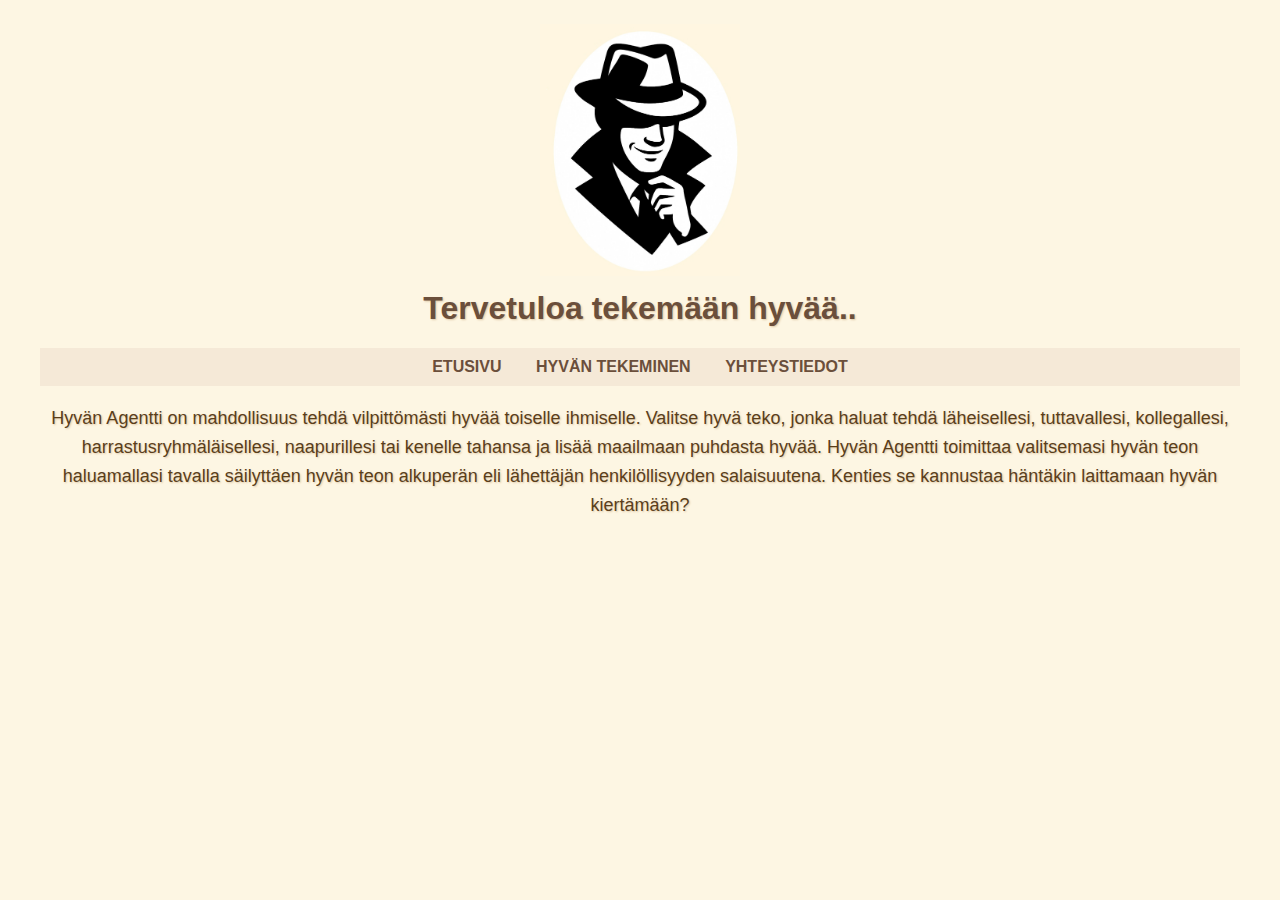
<file: index.html>
<!DOCTYPE html>
<html>
<head>
<title>Hyvän Agentti - Etusivu</title>
<link rel="stylesheet" href="style.css">
<meta charset="UTF-8">
<style>
        body {
      background-color: #fdf6e3;
      font-family: 'Unica One', sans-serif;
      color: #333333;
      margin: 40px;
      padding-top: 0;
      margin-top: 0;
    }

    h1 {
      color: #6b4f3b;
      text-shadow: 1px 1px 2px #e0c9a6;
      text-align: center;
    }
    nav {
  background-color: #f5e9d7;
  padding: 10px;
  text-align: center;
}
.logo-container {
  height: 120px;
  display: flex;
  justify-content: center;
  align-items: center;
}
body {
  overflow-x: hidden;
}

p {
  font-size: 18px;
  line-height: 1.6;
  color: #5a3e1b;
  font-family: 'Unica One', sans-serif;
  margin-bottom: 20px;
  text-align: center;
  text-shadow: 1px 1px 2px #e0c9a6;
}

nav a {
  margin: 0 15px;
  font-family: 'Unica One', sans-serif;
  color: #6b4f3b;
  font-weight: bold;
  text-transform: uppercase;
  text-decoration: none;

}
.logo-header {
  height: 120px;
  display: flex;
  justify-content: center;
  align-items: center;
  margin-top: 80px;
  margin-bottom: 90px;
}

    nav a {
      color: #6b4f3b;
      text-decoration: none;
      margin-right: 15px;
    }

img.logo {
  display: block;
  margin: 40px auto 20px auto;
  width: 200px;
}

  </style>
</head>

<body>
<header class="logo-header">
  <img src="hyvan_agenttib.jpg" alt="Hyvän Agentti logo" class="logo">
</header>
<h1>Tervetuloa tekemään hyvää..</h1>
<nav>
  <a href="Etusivu.html">Etusivu</a>
  <a href="Teot.html">Hyvän tekeminen</a>
  <a href="Yhteystiedot.html">Yhteystiedot</a>
</nav>
<p>Hyvän Agentti on mahdollisuus tehdä vilpittömästi hyvää toiselle ihmiselle. 
  Valitse hyvä teko, jonka haluat tehdä läheisellesi, tuttavallesi, 
  kollegallesi, harrastusryhmäläisellesi, naapurillesi tai kenelle tahansa 
  ja lisää maailmaan puhdasta hyvää. Hyvän Agentti toimittaa valitsemasi 
  hyvän teon haluamallasi tavalla säilyttäen hyvän teon alkuperän eli 
  lähettäjän henkilöllisyyden salaisuutena. Kenties se kannustaa häntäkin 
  laittamaan hyvän kiertämään?</p>
</body>
</html>
</file>
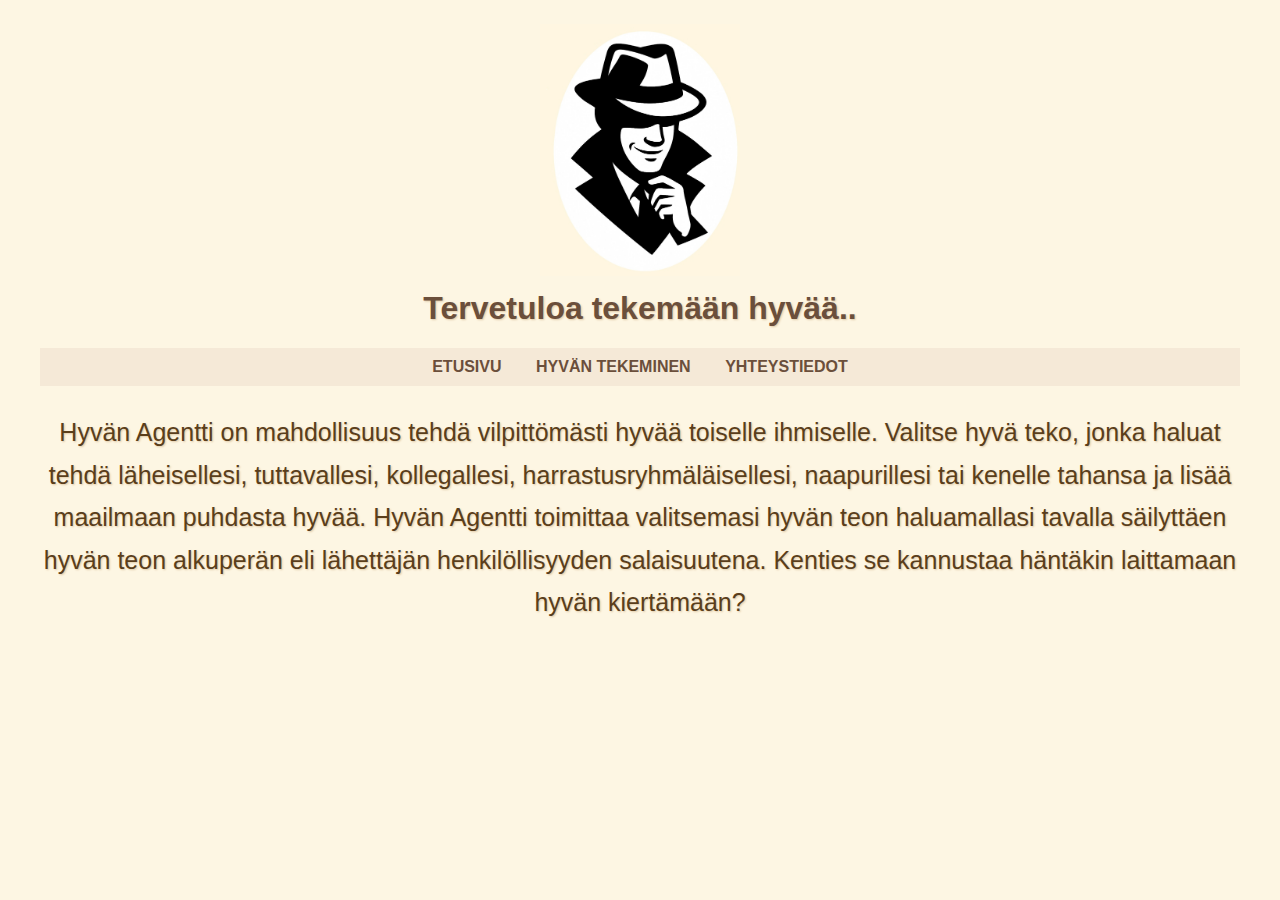
<file: Etusivu.html>
<!DOCTYPE html>
<html>
<head>
<title>Hyvän Agentti</title>
<meta charset="UTF-8">
<style>
        body {
      background-color: #fdf6e3;
      font-family: 'Unica One', sans-serif;
      color: #333333;
      margin: 40px;
      padding-top: 0;
      margin-top: 0;
    }

    h1 {
      color: #6b4f3b;
      text-shadow: 1px 1px 2px #e0c9a6;
      text-align: center;
    }
    nav {
  background-color: #f5e9d7;
  padding: 10px;
  text-align: center;
}
.logo-container {
  height: 120px;
  display: flex;
  justify-content: center;
  align-items: center;
}
body {
  overflow-x: hidden;
}

p {
  font-size: 25px;
  line-height: 1.7;
  color: #5a3e1b;
  font-family: 'Unica One', sans-serif;
  margin-bottom: 20px;
  text-align: center;
  text-shadow: 1px 1px 2px #e0c9a6;
}

nav a {
  margin: 0 15px;
  font-family: 'Unica One', sans-serif;
  color: #6b4f3b;
  font-weight: bold;
  text-transform: uppercase;
  text-decoration: none;

}
.logo-header {
  height: 120px;
  display: flex;
  justify-content: center;
  align-items: center;
  margin-top: 80px;
  margin-bottom: 90px;
}

    nav a {
      color: #6b4f3b;
      text-decoration: none;
      margin-right: 15px;
    }

img.logo {
  display: block;
  margin: 40px auto 20px auto;
  width: 200px;
}

  </style>
</head>

<body>
<header class="logo-header">
  <img src="hyvan_agenttib.jpg" alt="Hyvän Agentti logo" class="logo">
</header>
<h1>Tervetuloa tekemään hyvää..</h1>
<nav>
  <a href="Etusivu.html">Etusivu</a>
  <a href="Teot.html">Hyvän tekeminen</a>
  <a href="Yhteystiedot.html">Yhteystiedot</a>
</nav>
<p>Hyvän Agentti on mahdollisuus tehdä vilpittömästi hyvää toiselle ihmiselle. 
  Valitse hyvä teko, jonka haluat tehdä läheisellesi, tuttavallesi, 
  kollegallesi, harrastusryhmäläisellesi, naapurillesi tai kenelle tahansa 
  ja lisää maailmaan puhdasta hyvää. Hyvän Agentti toimittaa valitsemasi 
  hyvän teon haluamallasi tavalla säilyttäen hyvän teon alkuperän eli 
  lähettäjän henkilöllisyyden salaisuutena. Kenties se kannustaa häntäkin 
  laittamaan hyvän kiertämään?</p>
</body>
</html>
</file>
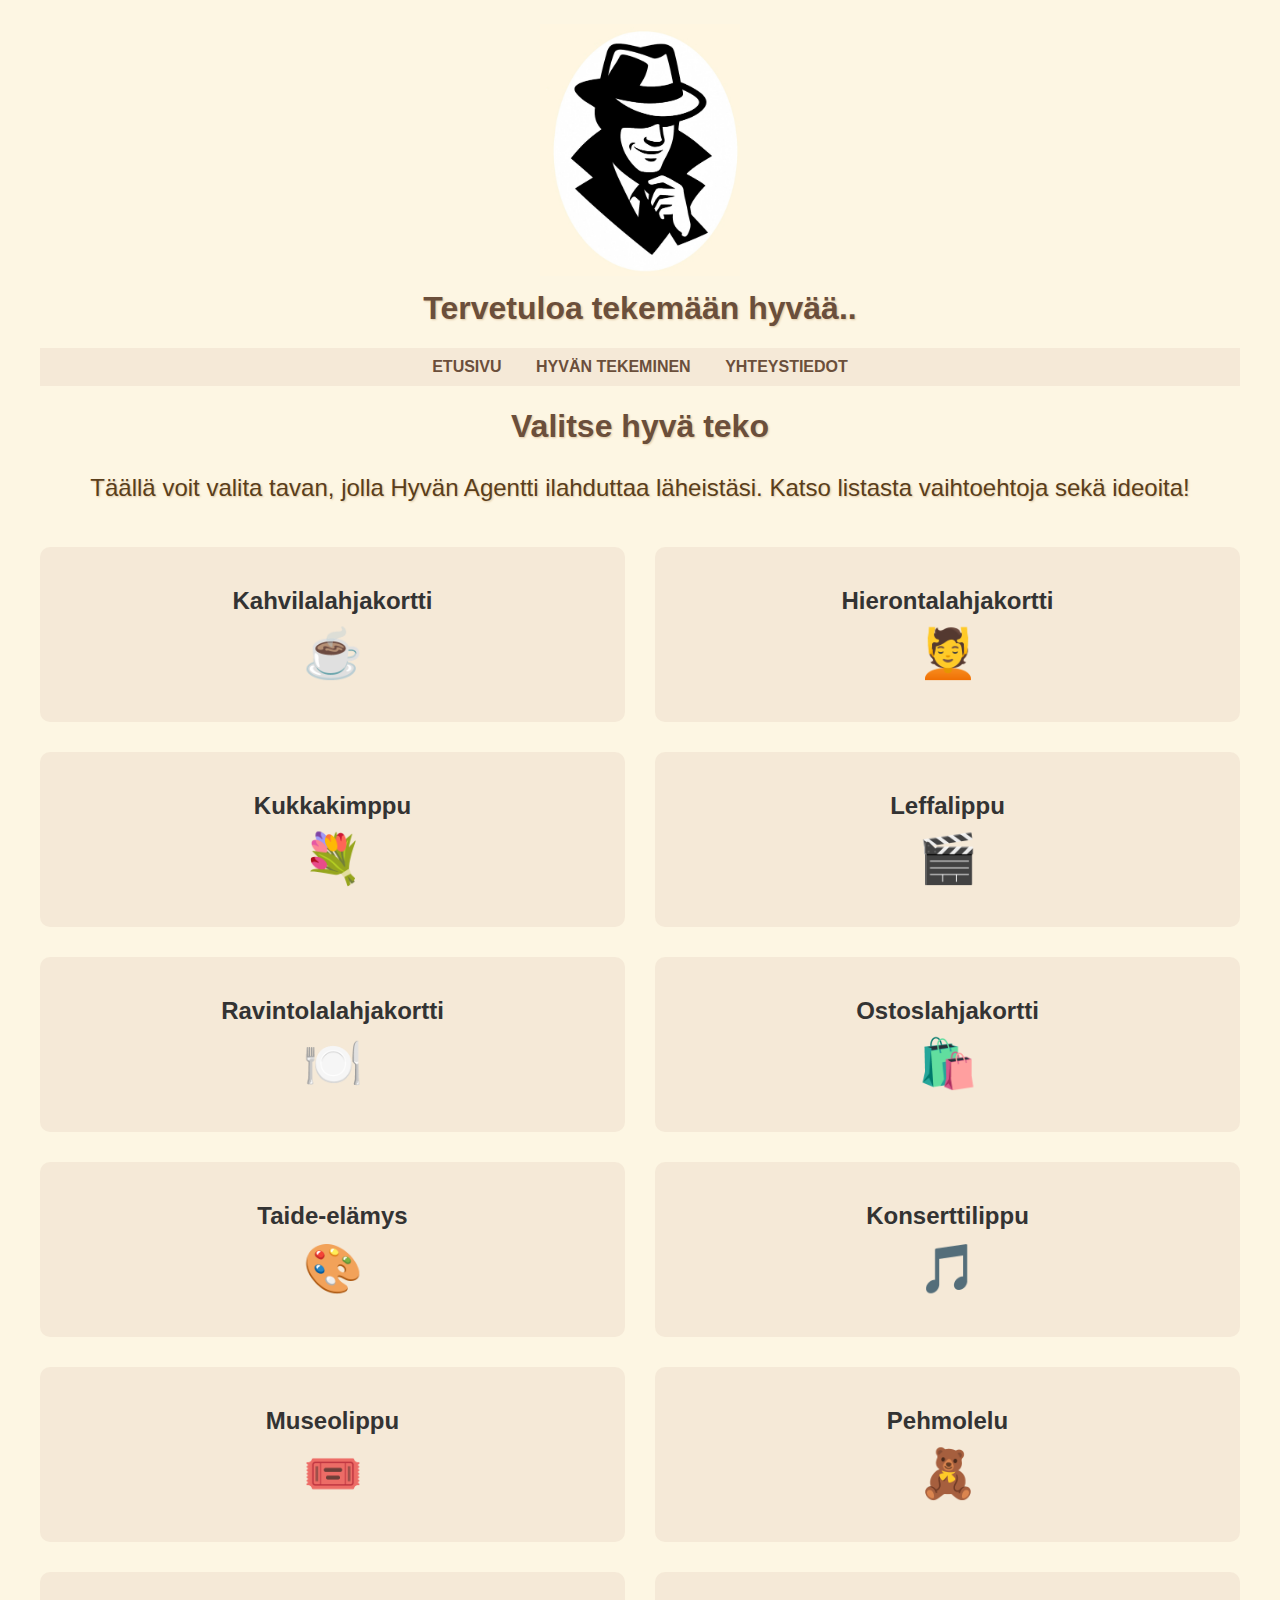
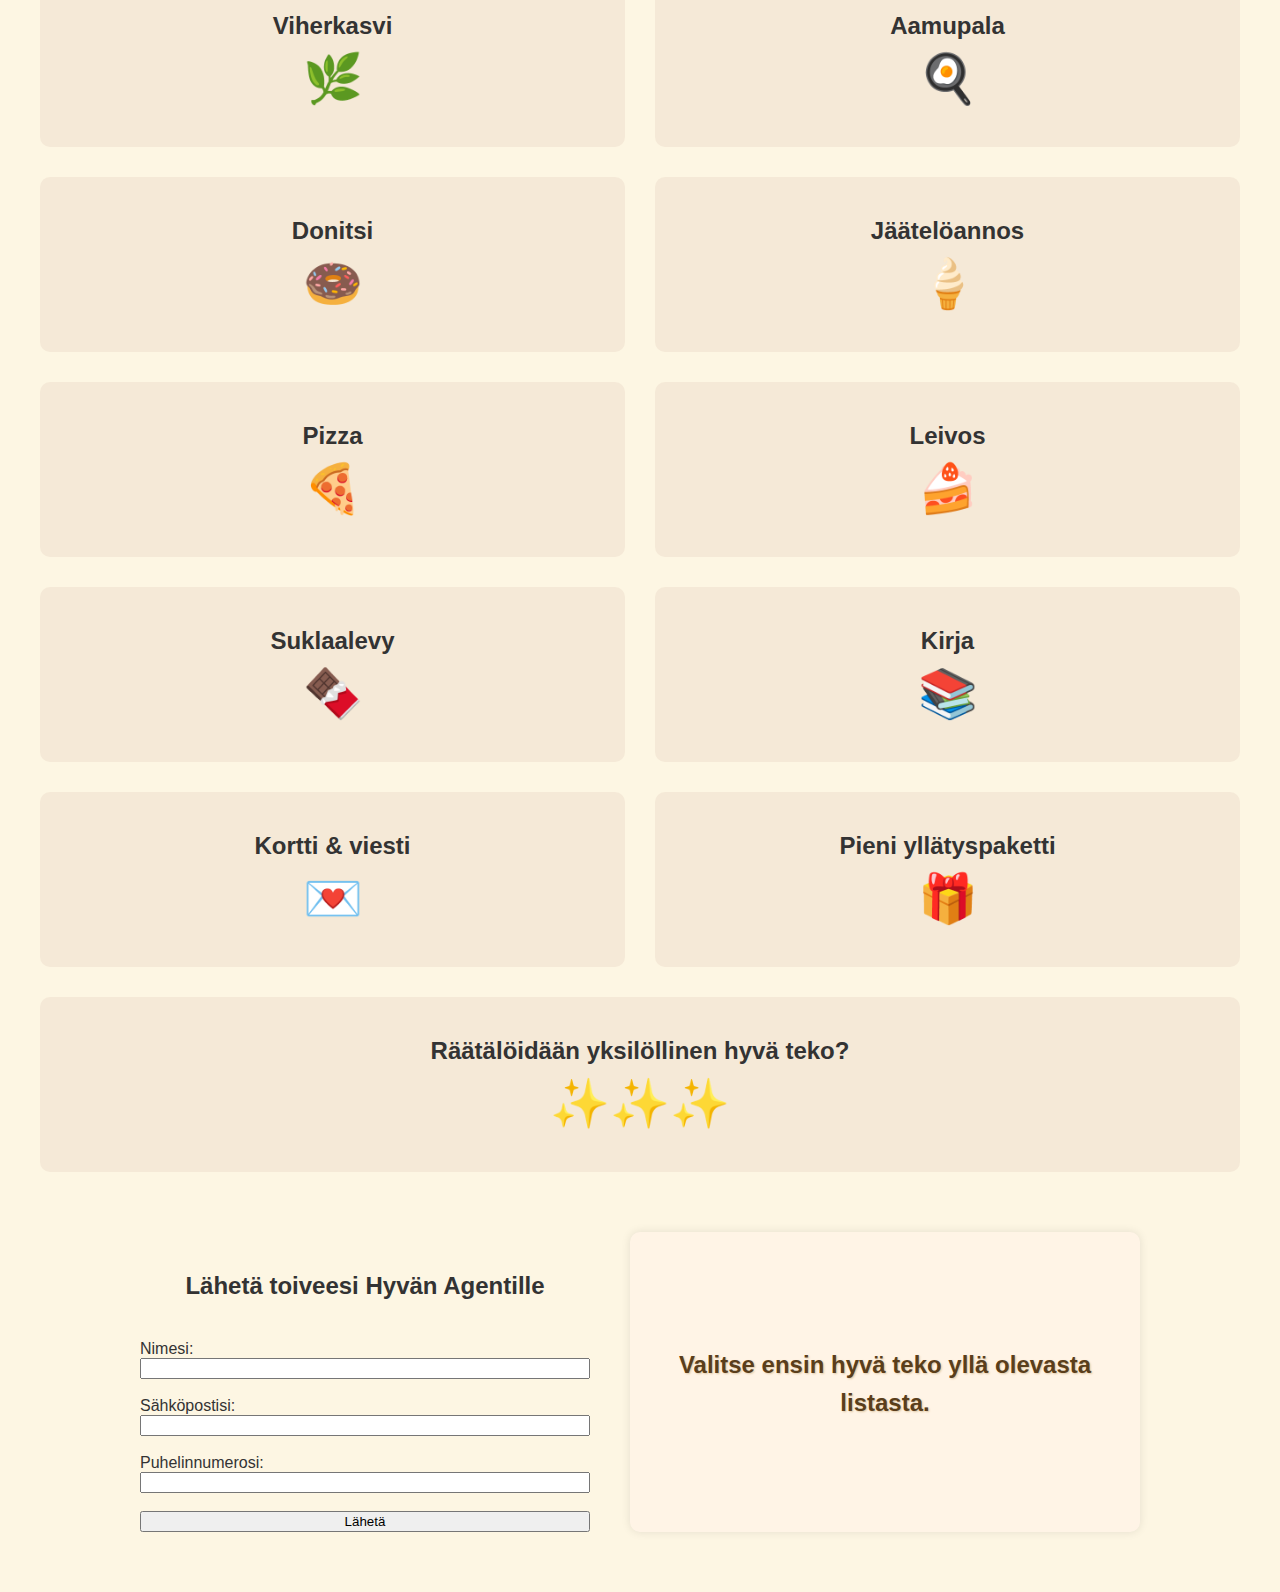
<file: Teot.html>
<!DOCTYPE html>
<html>
<head>
<title>Hyvän Agentti</title>
<meta charset="UTF-8">
<style>
.grid {
  display: grid;
  grid-template-columns: repeat(2, 1fr);
  gap: 30px;
  margin: 40px 0;
}

.grid > .option {
  min-width: 0;
}

.wide {
  grid-column: span 2;
}
.form-container {
  display: flex;
  justify-content: center;
  padding: 20px;
}

.form-container h2 {
  display: flex;
  justify-content: center;
  padding: 20px;
}

.form-inner {
  max-width: 1000px;
  width: 100%;
  display: flex;
  flex-direction: column;
}

.form-wrapper {
  display: flex;
  gap: 40px;
  width: 100%;
}
p {
  font-size: 24px;
  line-height: 1.6;
  color: #5a3e1b;
  font-family: 'Unica One', sans-serif;
  margin-bottom: 20px;
  text-align: center;
  text-shadow: 1px 1px 2px #e0c9a6;
}

.form-heading {
  text-align: center;
  margin-bottom: 30px;
}

#form-section,
.selected-action-box {
  flex: 1 1 0;
  min-width: 0;
}
@media (max-width: 768px) {
  .form-wrapper {
    flex-direction: column;
  }
}
.form-column {
  flex: 1;
  min-width: 0;
  width: 100%;
}

#form-section input,
#form-section button {
  width: 100%;
  box-sizing: border-box;
}

.selected-action-box {
  background-color: #fff4e6;
  padding: 30px;
  border-radius: 10px;
  font-size: 24px;
  font-weight: bold;
  color: #5a3e1b;
  box-shadow: 0 0 10px rgba(0,0,0,0.1);
  display: flex;
  flex-direction: column;
  justify-content: center;
  align-items: center;
  text-align: center;
}
#thank-you {
  display: none;
  font-weight: bold;
  margin-top: 20px;
  font-size: 28px;
  text-align: center;
  color: #6b4f3b;
}

.option {
  background-color: #f5e9d7;
  padding: 40px 30px;
  border-radius: 10px;
  text-align: center;
  font-weight: bold;
  font-size: 24px;
}
.option {
  width: 100%;
  box-sizing: border-box;
}
.logo-header {
  height: 120px;
  display: flex;
  justify-content: center;
  align-items: center;
  margin-top: 80px;
  margin-bottom: 90px;
}
body {
  overflow-x: hidden;
}


.emoji {
  display: block;
  margin-top: 10px;
  font-size: 48px;
}


        body {
      background-color: #fdf6e3;
      font-family: 'Unica One', sans-serif;
      color: #333333;
      margin: 40px;
      padding-top: 0;
      margin-top: 0;
    }

    h1 {
      color: #6b4f3b;
      text-shadow: 1px 1px 2px #e0c9a6;
      text-align: center;
    }
    nav {
  background-color: #f5e9d7;
  padding: 10px;
  text-align: center;
}

nav a {
  margin: 0 15px;
  font-family: 'Unica One', sans-serif;
  color: #6b4f3b;
  font-weight: bold;
  text-transform: uppercase;
  text-decoration: none;

}

    nav a {
      color: #6b4f3b;
      text-decoration: none;
      margin-right: 15px;
    }

img.logo {
  display: block;
  margin: 40px auto 20px auto;
  width: 200px;
}

  </style>
</head>
<body>
<header class="logo-header">
  <img src="hyvan_agenttib.jpg" alt="Hyvän Agentti logo" class="logo">
</header>

        <h1>Tervetuloa tekemään hyvää..</h1>
  <nav>
  <a href="Etusivu.html">Etusivu</a>
  <a href="Teot.html">Hyvän tekeminen</a>
  <a href="Yhteystiedot.html">Yhteystiedot</a>
</nav>
  <h1>Valitse hyvä teko</h1>
  <p>Täällä voit valita tavan, jolla Hyvän Agentti ilahduttaa läheistäsi. Katso listasta vaihtoehtoja sekä ideoita!</p>

<div class="grid">
  <div class="option" onclick="selectAction('Kahvilalahjakortti ☕')">
    Kahvilalahjakortti<br><span class="emoji">☕</span>
  </div>
  <div class="option" onclick="selectAction('Hierontalahjakortti 💆')">
    Hierontalahjakortti<br><span class="emoji">💆</span>
  </div>
  <div class="option" onclick="selectAction('Kukkakimppu 💐')">
    Kukkakimppu<br><span class="emoji">💐</span>
  </div>
  <div class="option" onclick="selectAction('Leffalippu 🎬')">
    Leffalippu<br><span class="emoji">🎬</span>
  </div>
  <div class="option" onclick="selectAction('Ravintolalahjakortti 🍽️')">
    Ravintolalahjakortti<br><span class="emoji">🍽️</span>
  </div>
  <div class="option" onclick="selectAction('Ostoslahjakortti 🛍️')">
    Ostoslahjakortti<br><span class="emoji">🛍️</span>
  </div>
  <div class="option" onclick="selectAction('Taide-elämys 🎨')">
    Taide-elämys<br><span class="emoji">🎨</span>
  </div>
  <div class="option" onclick="selectAction('Konserttilippu 🎵')">
    Konserttilippu<br><span class="emoji">🎵</span>
  </div>
  <div class="option" onclick="selectAction('Museolippu 🎟️')">
    Museolippu<br><span class="emoji">🎟️</span>
  </div>
  <div class="option" onclick="selectAction('Pehmolelu 🧸')">
    Pehmolelu<br><span class="emoji">🧸</span>
  </div>
  <div class="option" onclick="selectAction('Viherkasvi 🌿')">
    Viherkasvi<br><span class="emoji">🌿</span>
  </div>
  <div class="option" onclick="selectAction('Aamupala 🍳')">
    Aamupala<br><span class="emoji">🍳</span>
  </div>
  <div class="option" onclick="selectAction('Donitsi 🍩')">
    Donitsi<br><span class="emoji">🍩</span>
  </div>
  <div class="option" onclick="selectAction('Jäätelöannos 🍦')">
    Jäätelöannos<br><span class="emoji">🍦</span>
  </div>
  <div class="option" onclick="selectAction('Pizza 🍕')">
    Pizza<br><span class="emoji">🍕</span>
  </div>
  <div class="option" onclick="selectAction('Leivos 🍰')">
    Leivos<br><span class="emoji">🍰</span>
  </div>
  <div class="option" onclick="selectAction('Suklaalevy 🍫')">
    Suklaalevy<br><span class="emoji">🍫</span>
  </div>
  <div class="option" onclick="selectAction('Kirja 📚')">
    Kirja<br><span class="emoji">📚</span>
  </div>
  <div class="option" onclick="selectAction('Kortti & viesti 💌')">
    Kortti & viesti<br><span class="emoji">💌</span>
  </div>
  <div class="option" onclick="selectAction('Pieni yllätyspaketti 🎁')">
    Pieni yllätyspaketti<br><span class="emoji">🎁</span>
  </div>
  <div class="option wide" onclick="selectAction('Räätälöidään yksilöllinen hyvä teko? ✨✨✨')">Räätälöidään yksilöllinen hyvä teko?<br>
    <span class="emoji">✨✨✨</span>
  </div>
</div>
<div class="form-container">
  <div class="form-inner">
    <div class="form-wrapper">
      <div class="form-column" id="form-section">

      <h2>Lähetä toiveesi Hyvän Agentille</h2>
      <form onsubmit="event.preventDefault(); showThankYou();">
        <label for="name">Nimesi:</label><br>
        <input type="text" id="name" name="name" required><br><br>

        <label for="email">Sähköpostisi:</label><br>
        <input type="email" id="email" name="email" required><br><br>

        <label for="phone">Puhelinnumerosi:</label><br>
        <input type="tel" id="phone" name="phone" required><br><br>

        <button type="submit">Lähetä</button>
      </form>
      <p id="thank-you" style="display:none; font-weight:bold; margin-top:20px;">
        Kiitos, Hyvän Agentti ottaa Sinuun myöhemmin yhteyttä &lt;3
      </p>
    </div>
    <div class="form-column selected-action-box" id="selected-action-box">
      <p id="selected-action-text">Valitse ensin hyvä teko yllä olevasta listasta.</p>
    </div>
  </div>
</div>

<script>
  function selectAction(actionText) {
    const message = `Hyvän Agentti tekee läheisellesi hyvän teon, joka on ${actionText} Lisää vielä nimesi, sähköpostisi sekä puhelinnumerosi Hyvän Agentin yhteydenottoa varten.`;
    document.getElementById('selected-action-text').innerText = message;
  }
function selectAction(actionText) {
  const cleanedText = actionText.replace('?', '').trim();
  const emojiMatch = cleanedText.match(/([\p{Emoji_Presentation}\p{Emoji}\uFE0F\u200D]+)$/u);
  const emoji = emojiMatch ? emojiMatch[0] : '';
  const textOnly = emoji ? cleanedText.replace(emoji, '').trim() : cleanedText;
  const message = `Hyvän Agentti tekee läheisellesi hyvän teon, joka on<br><br><strong>${textOnly}</strong><br>${emoji}<br><br>Lisää vielä nimesi, sähköpostisi sekä puhelinnumerosi Hyvän Agentin yhteydenottoa varten.`;
  document.getElementById('selected-action-text').innerHTML = message;
}
  function showThankYou() {
    document.getElementById('thank-you').style.display = 'block';
  }
</script>
</body>
</html>
</file>
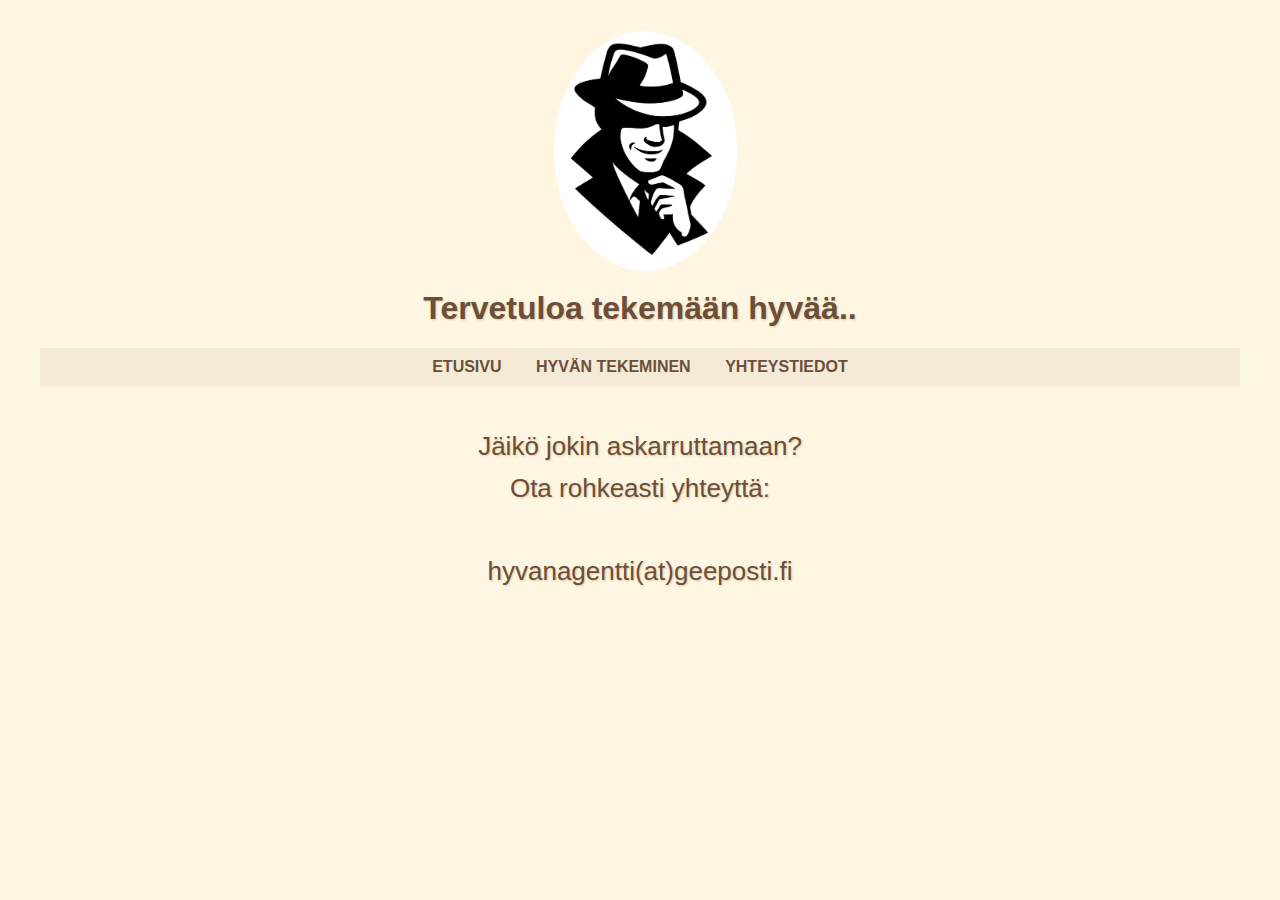
<file: Yhteystiedot.html>
<!DOCTYPE html>
<html>
<head>
<title>Hyvän Agentti</title>
<meta charset="UTF-8">
<style>
        body {
      background-color: #fdf6e3; /* vaalea beige */
      font-family: 'Unica One', sans-serif;
      color: #333333;
      margin: 40px;
      padding-top: 0;
      margin-top: 0;
    }

    h1 {
      color: #6b4f3b; /* pehmeä ruskea otsikolle */
      text-shadow: 1px 1px 2px #e0c9a6; /* kevyt varjostus */
      text-align: center;
    }
    nav {
  background-color: #f5e9d7;
  padding: 10px;
  text-align: center;
}
.logo-container {
  height: 120px;
  display: flex;
  justify-content: center;
  align-items: center;
}
body {
  overflow-x: hidden;
}

.contact-text {
  text-align: center;
  font-size: 26px;
  color: #6b4f3b; /* pehmeä ruskea */
  margin-top: 40px;
  line-height: 1.6;
  text-shadow: 1px 1px 2px #e0c9a6; /* kevyt varjostus */
  text-emphasis-style: b;
}


.logo-header {
  height: 120px;
  display: flex;
  justify-content: center;
  align-items: center;
  margin-top: 80px;
  margin-bottom: 90px; /* tämä lisää tilaa logon jälkeen */
}
nav a {
  margin: 0 15px;
  font-family: 'Unica One', sans-serif;
  color: #6b4f3b;
  font-weight: bold;
  text-transform: uppercase;
  text-decoration: none;
}


    nav a {
      color: #6b4f3b;
      text-decoration: none;
      margin-right: 15px;
    }

img.logo {
  display: block;
  margin: 40px auto 20px auto; /* ylä- ja alaväli, keskitys */
  width: 200px;
}

  </style>
</head>
<body>
<header class="logo-header">
  <img src="hyvan_agenttib.jpg" alt="Hyvän Agentti logo" class="logo">
</header>
<h1>Tervetuloa tekemään hyvää..</h1>
<nav>
  <a href="Etusivu.html">Etusivu</a>
  <a href="Teot.html">Hyvän tekeminen</a>
  <a href="Yhteystiedot.html">Yhteystiedot</a>
</nav>
<p class="contact-text">
  Jäikö jokin askarruttamaan?<br> Ota rohkeasti yhteyttä:<br><br>
  hyvanagentti(at)geeposti.fi
</p>

</body>
</html>
</file>
<file: style.css>
body {
      background-color: #fdf6e3;
      font-family: 'Unica One', sans-serif;
      color: #333333;
      margin: 40px;
      padding-top: 0;
      margin-top: 0;
    }

    h1 {
      color: #6b4f3b;
      text-shadow: 1px 1px 2px #e0c9a6;
      text-align: center;
    }
    nav {
  background-color: #f5e9d7;
  padding: 10px;
  text-align: center;
}
.logo-container {
  height: 120px;
  display: flex;
  justify-content: center;
  align-items: center;
}
body {
  overflow-x: hidden;
}

p {
  font-size: 18px;
  line-height: 1.6;
  color: #5a3e1b;
  font-family: 'Unica One', sans-serif;
  margin-bottom: 20px;
  text-align: center;
  text-shadow: 1px 1px 2px #e0c9a6;
}

nav a {
  margin: 0 15px;
  font-family: 'Unica One', sans-serif;
  color: #6b4f3b;
  font-weight: bold;
  text-transform: uppercase;
  text-decoration: none;

}
.logo-header {
  height: 120px;
  display: flex;
  justify-content: center;
  align-items: center;
  margin-top: 80px;
  margin-bottom: 90px;
}

    nav a {
      color: #6b4f3b;
      text-decoration: none;
      margin-right: 15px;
    }

img.logo {
  display: block;
  margin: 40px auto 20px auto;
  width: 200px;
}

.grid {
  display: grid;
  grid-template-columns: repeat(2, 1fr);
  gap: 30px;
  margin: 40px 0;
}

.grid > .option {
  min-width: 0;
}

.wide {
  grid-column: span 2;
}
.form-container {
  display: flex;
  justify-content: center;
  padding: 20px;
}

.form-container h2 {
  display: flex;
  justify-content: center;
  padding: 20px;
}

.form-inner {
  max-width: 1000px;
  width: 100%;
  display: flex;
  flex-direction: column;
}

.form-wrapper {
  display: flex;
  gap: 40px;
  width: 100%;
}
p {
  font-size: 24px;
  line-height: 1.6;
  color: #5a3e1b;
  font-family: 'Unica One', sans-serif;
  margin-bottom: 20px;
  text-align: center;
  text-shadow: 1px 1px 2px #e0c9a6;
}

.form-heading {
  text-align: center;
  margin-bottom: 30px;
}

#form-section,
.selected-action-box {
  flex: 1 1 0;
  min-width: 0;
}
@media (max-width: 768px) {
  .form-wrapper {
    flex-direction: column;
  }
}
.form-column {
  flex: 1;
  min-width: 0;
  width: 100%;
}

@media (max-width: 768px) {
  body {
    font-size: 18px;
  }
  .container {
    flex-direction: column;
  }
}


#form-section input,
#form-section button {
  width: 100%;
  box-sizing: border-box;
}

.selected-action-box {
  background-color: #fff4e6;
  padding: 30px;
  border-radius: 10px;
  font-size: 24px;
  font-weight: bold;
  color: #5a3e1b;
  box-shadow: 0 0 10px rgba(0,0,0,0.1);
  display: flex;
  flex-direction: column;
  justify-content: center;
  align-items: center;
  text-align: center;
}
#thank-you {
  display: none;
  font-weight: bold;
  margin-top: 20px;
  font-size: 28px;
  text-align: center;
  color: #6b4f3b;
}

.option {
  background-color: #f5e9d7;
  padding: 40px 30px;
  border-radius: 10px;
  text-align: center;
  font-weight: bold;
  font-size: 24px;
}
.option {
  width: 100%;
  box-sizing: border-box;
}
.logo-header {
  height: 120px;
  display: flex;
  justify-content: center;
  align-items: center;
  margin-top: 80px;
  margin-bottom: 90px;
}
body {
  overflow-x: hidden;
}


.emoji {
  display: block;
  margin-top: 10px;
  font-size: 48px;
}


        body {
      background-color: #fdf6e3;
      font-family: 'Unica One', sans-serif;
      color: #333333;
      margin: 40px;
      padding-top: 0;
      margin-top: 0;
    }

    h1 {
      color: #6b4f3b;
      text-shadow: 1px 1px 2px #e0c9a6;
      text-align: center;
    }
    nav {
  background-color: #f5e9d7;
  padding: 10px;
  text-align: center;
}

nav a {
  margin: 0 15px;
  font-family: 'Unica One', sans-serif;
  color: #6b4f3b;
  font-weight: bold;
  text-transform: uppercase;
  text-decoration: none;

}

    nav a {
      color: #6b4f3b;
      text-decoration: none;
      margin-right: 15px;
    }

img.logo {
  display: block;
  margin: 40px auto 20px auto;
  width: 200px;
}

        body {
      background-color: #fdf6e3;
      font-family: 'Unica One', sans-serif;
      color: #333333;
      margin: 40px;
      padding-top: 0;
      margin-top: 0;
    }

    h1 {
      color: #6b4f3b;
      text-shadow: 1px 1px 2px #e0c9a6;
      text-align: center;
    }
    nav {
  background-color: #f5e9d7;
  padding: 10px;
  text-align: center;
}
.logo-container {
  height: 120px;
  display: flex;
  justify-content: center;
  align-items: center;
}
body {
  overflow-x: hidden;
}

.contact-text {
  text-align: center;
  font-size: 26px;
  color: #6b4f3b;
  margin-top: 40px;
  line-height: 1.6;
  text-shadow: 1px 1px 2px #e0c9a6;
  text-emphasis-style: b;
}


.logo-header {
  height: 120px;
  display: flex;
  justify-content: center;
  align-items: center;
  margin-top: 80px;
  margin-bottom: 90px;
}
nav a {
  margin: 0 15px;
  font-family: 'Unica One', sans-serif;
  color: #6b4f3b;
  font-weight: bold;
  text-transform: uppercase;
  text-decoration: none;
}


    nav a {
      color: #6b4f3b;
      text-decoration: none;
      margin-right: 15px;
    }

img.logo {
  display: block;
  margin: 40px auto 20px auto;
  width: 200px;
}
</file>
